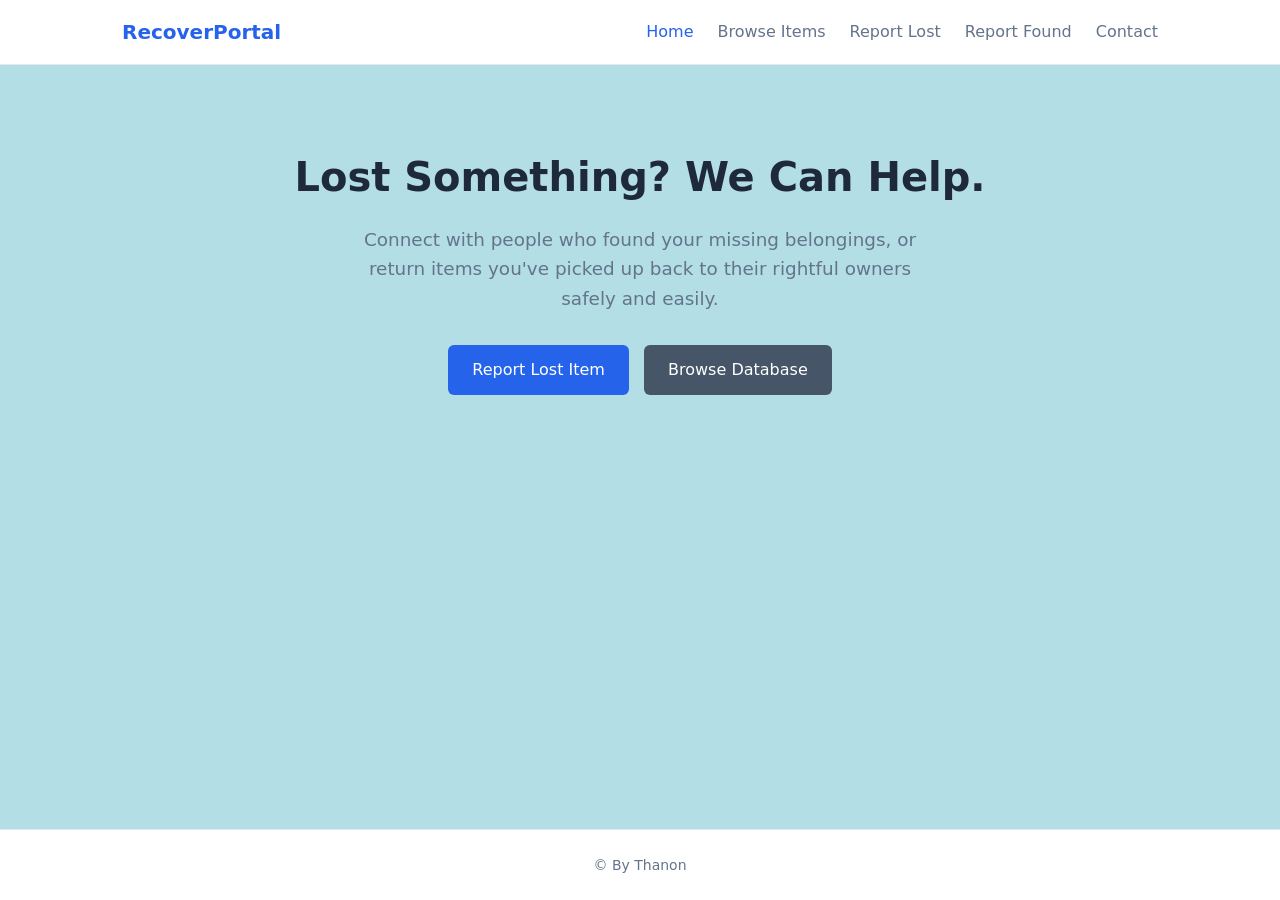
<file: index.html>
<!DOCTYPE html>
<html lang="en">
<head>
  <meta charset="UTF-8">
  <title>Lost & Found Portal - Home</title>
  <link rel="stylesheet" href="style.css">
</head>
<body>
  <header>
    <nav>
      <a href="index.html" class="logo">RecoverPortal</a>
      <ul class="nav-links">
        <li><a href="index.html" class="active">Home</a></li>
        <li><a href="browse.html">Browse Items</a></li>
        <li><a href="report-lost.html">Report Lost</a></li>
        <li><a href="report-found.html">Report Found</a></li>
        <li><a href="contact.html">Contact</a></li>
      </ul>
    </nav>
  </header>

  <main>
    <section class="hero">
      <h1>Lost Something? We Can Help.</h1>
      <p>Connect with people who found your missing belongings, or return items you've picked up back to their rightful owners safely and easily.</p>
      <div>
        <a href="report-lost.html" class="btn" style="margin-right: 10px;">Report Lost Item</a>
        <a href="browse.html" class="btn" style="background: #475569;">Browse Database</a>
      </div>
    </section>
  </main>

  <footer>
    <p>&copy; By Thanon</p>
  </footer>
</body>
</html>
</file>
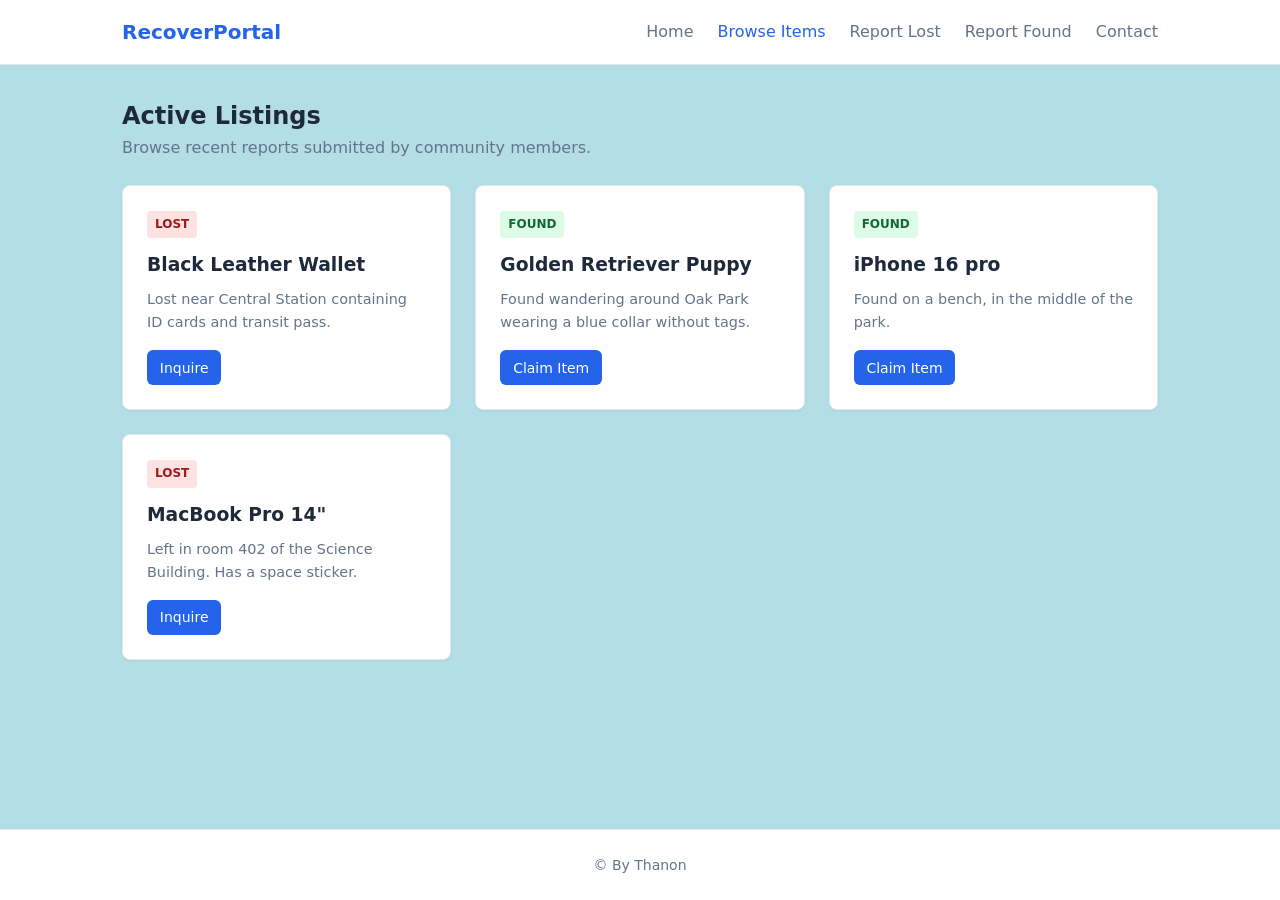
<file: browse.html>
<!DOCTYPE html>
<html lang="en">
<head>
  <meta charset="UTF-8">
  <title>Browse Items - Lost & Found Portal</title>
  <link rel="stylesheet" href="style.css">
</head>
<body>
  <header>
    <nav>
      <a href="index.html" class="logo">RecoverPortal</a>
      <ul class="nav-links">
        <li><a href="index.html">Home</a></li>
        <li><a href="browse.html" class="active">Browse Items</a></li>
        <li><a href="report-lost.html">Report Lost</a></li>
        <li><a href="report-found.html">Report Found</a></li>
        <li><a href="contact.html">Contact</a></li>
      </ul>
    </nav>
  </header>

  <main>
    <h2>Active Listings</h2>
    <p style="color: var(--text-muted); margin-bottom: 1.5rem;">Browse recent reports submitted by community members.</p>
    
    <div class="grid">
      <div class="card">
        <span class="badge lost">Lost</span>
        <h3>Black Leather Wallet</h3>
        <p style="color: var(--text-muted); font-size: 0.9rem; margin-bottom: 1rem;">Lost near Central Station containing ID cards and transit pass.</p>
        <a href="contact.html" class="btn" style="padding: 0.4rem 0.8rem; font-size: 0.875rem;">Inquire</a>
      </div>
      
      <div class="card">
        <span class="badge found">Found</span>
        <h3>Golden Retriever Puppy</h3>
        <p style="color: var(--text-muted); font-size: 0.9rem; margin-bottom: 1rem;">Found wandering around Oak Park wearing a blue collar without tags.</p>
        <a href="contact.html" class="btn" style="padding: 0.4rem 0.8rem; font-size: 0.875rem;">Claim Item</a>
      </div>

      <div class="card">
        <span class="badge found">Found</span>
        <h3>iPhone 16 pro</h3>
        <p style="color: var(--text-muted); font-size: 0.9rem; margin-bottom: 1rem;">Found on a bench, in the middle of the park.</p>
        <a href="contact.html" class="btn" style="padding: 0.4rem 0.8rem; font-size: 0.875rem;">Claim Item</a>
      </div>

      <div class="card">
        <span class="badge lost">Lost</span>
        <h3>MacBook Pro 14"</h3>
        <p style="color: var(--text-muted); font-size: 0.9rem; margin-bottom: 1rem;">Left in room 402 of the Science Building. Has a space sticker.</p>
        <a href="contact.html" class="btn" style="padding: 0.4rem 0.8rem; font-size: 0.875rem;">Inquire</a>
      </div>
    </div>
  </main>

  <footer>
    <p>&copy; By Thanon</p>
  </footer>
</body>
</html>
</file>
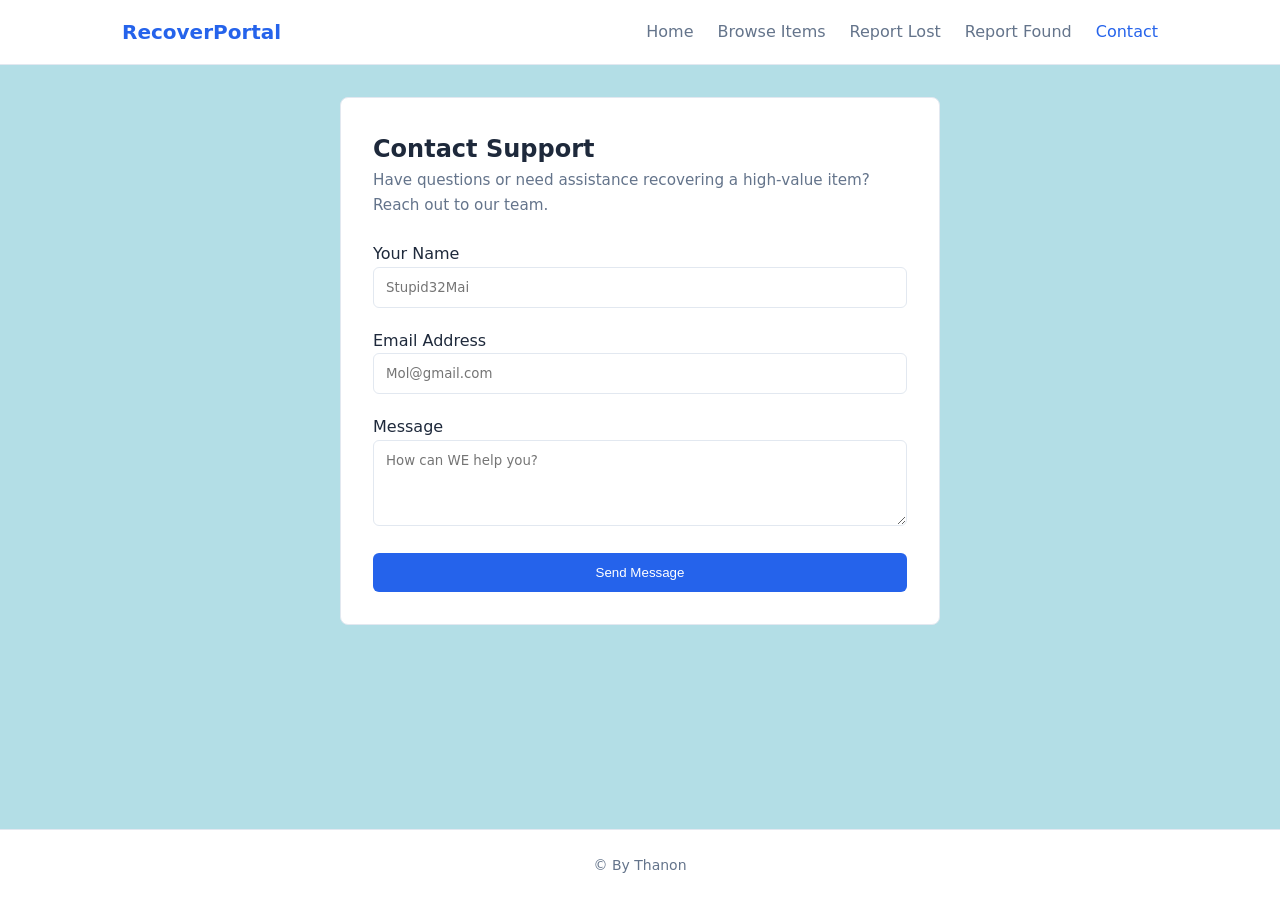
<file: contact.html>
<!DOCTYPE html>
<html lang="en">
<head>
  <meta charset="UTF-8">
  <title>Contact Us - Lost & Found Portal</title>
  <link rel="stylesheet" href="style.css">
</head>
<body>
  <header>
    <nav>
      <a href="index.html" class="logo">RecoverPortal</a>
      <ul class="nav-links">
        <li><a href="index.html">Home</a></li>
        <li><a href="browse.html">Browse Items</a></li>
        <li><a href="report-lost.html">Report Lost</a></li>
        <li><a href="report-found.html">Report Found</a></li>
        <li><a href="contact.html" class="active">Contact</a></li>
      </ul>
    </nav>
  </header>

  <main>
    <div style="max-width: 600px; margin: 0 auto; background: var(--white); padding: 2rem; border: 1px solid var(--border); border-radius: 0.5rem;">
      <h2>Contact Support</h2>
      <p style="color: var(--text-muted); margin-bottom: 1.5rem; font-size: 0.95rem;">Have questions or need assistance recovering a high-value item? Reach out to our team.</p>
      
      <form>
        <div class="form-group">
          <label for="name">Your Name</label>
          <input type="text" id="name" placeholder="Stupid32Mai" required>
        </div>

        <div class="form-group">
          <label for="email">Email Address</label>
          <input type="email" id="email" placeholder="Mol@gmail.com" required>
        </div>

        <div class="form-group">
          <label for="message">Message</label>
          <textarea id="message" rows="4" placeholder="How can WE help you?" required></textarea>
        </div>

        <button type="submit" class="btn" style="width: 100%;">Send Message</button>
      </form>
    </div>
  </main>

  <footer>
    <p>&copy; By Thanon</p>
  </footer>
</body>
</html>
</file>
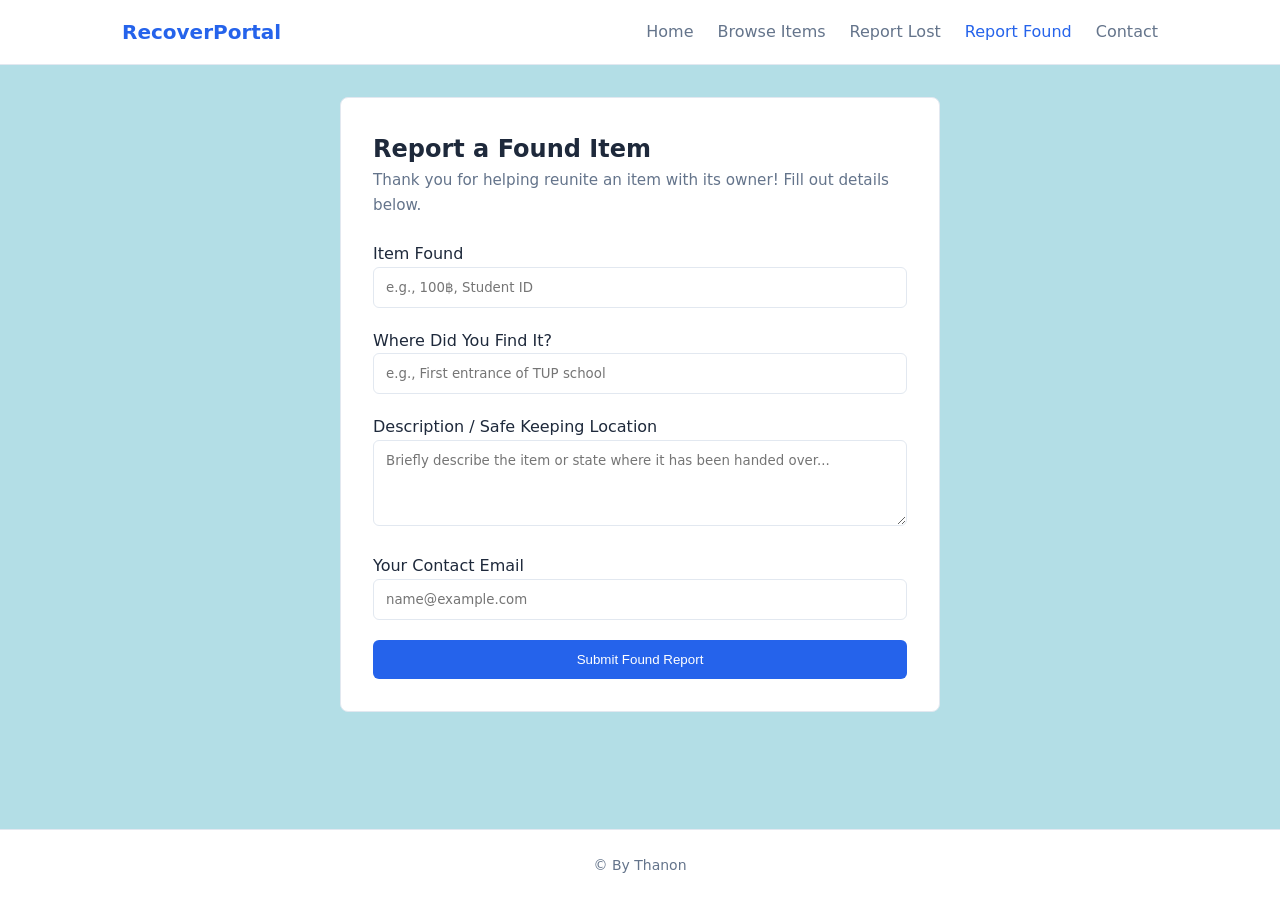
<file: Report-Found.html>
<!DOCTYPE html>
<html lang="en">
<head>
  <meta charset="UTF-8">
  <title>Report Found Item - Lost & Found Portal</title>
  <link rel="stylesheet" href="style.css">
</head>
<body>
  <header>
    <nav>
      <a href="index.html" class="logo">RecoverPortal</a>
      <ul class="nav-links">
        <li><a href="index.html">Home</a></li>
        <li><a href="browse.html">Browse Items</a></li>
        <li><a href="report-lost.html">Report Lost</a></li>
        <li><a href="report-found.html" class="active">Report Found</a></li>
        <li><a href="contact.html">Contact</a></li>
      </ul>
    </nav>
  </header>

  <main>
    <div style="max-width: 600px; margin: 0 auto; background: var(--white); padding: 2rem; border: 1px solid var(--border); border-radius: 0.5rem;">
      <h2>Report a Found Item</h2>
      <p style="color: var(--text-muted); margin-bottom: 1.5rem; font-size: 0.95rem;">Thank you for helping reunite an item with its owner! Fill out details below.</p>
      
      <form>
        <div class="form-group">
          <label for="found-name">Item Found</label>
          <input type="text" id="found-name" placeholder="e.g., 100฿, Student ID" required>
        </div>
        
        <div class="form-group">
          <label for="found-location">Where Did You Find It?</label>
          <input type="text" id="found-location" placeholder="e.g., First entrance of TUP school" required>
        </div>

        <div class="form-group">
          <label for="found-desc">Description / Safe Keeping Location</label>
          <textarea id="found-desc" rows="4" placeholder="Briefly describe the item or state where it has been handed over..." required></textarea>
        </div>

        <div class="form-group">
          <label for="finder-email">Your Contact Email</label>
          <input type="email" id="finder-email" placeholder="name@example.com" required>
        </div>

        <button type="submit" class="btn" style="width: 100%;">Submit Found Report</button>
      </form>
    </div>
  </main>

  <footer>
    <p>&copy; By Thanon</p>
  </footer>
</body>
</html>
</file>
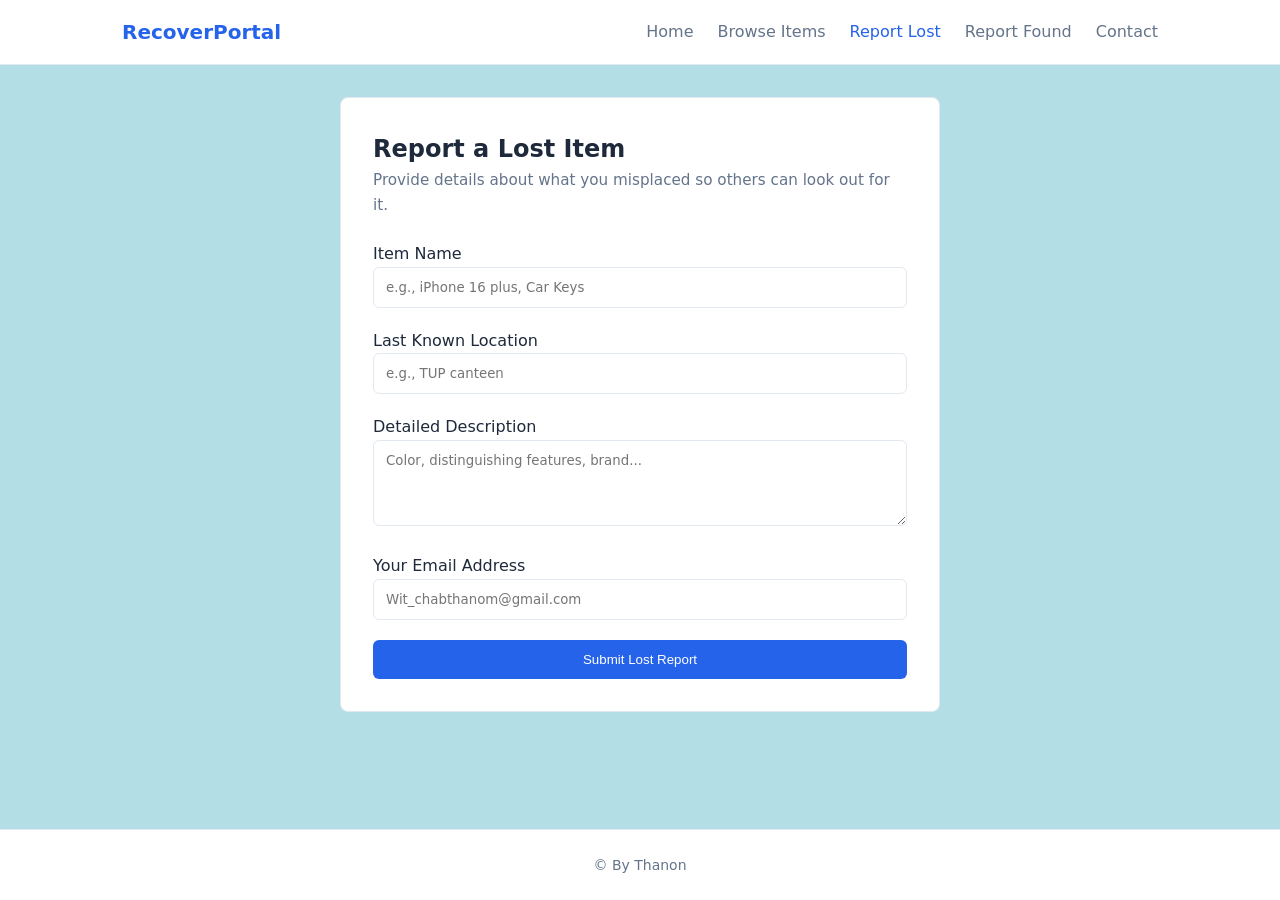
<file: Report-Lost.html>
<!DOCTYPE html>
<html lang="en">
<head>
  <meta charset="UTF-8">
  <title>Report Lost Item - Lost & Found Portal</title>
  <link rel="stylesheet" href="style.css">
</head>
<body>
  <header>
    <nav>
      <a href="index.html" class="logo">RecoverPortal</a>
      <ul class="nav-links">
        <li><a href="index.html">Home</a></li>
        <li><a href="browse.html">Browse Items</a></li>
        <li><a href="report-lost.html" class="active">Report Lost</a></li>
        <li><a href="report-found.html">Report Found</a></li>
        <li><a href="contact.html">Contact</a></li>
      </ul>
    </nav>
  </header>

  <main>
    <div style="max-width: 600px; margin: 0 auto; background: var(--white); padding: 2rem; border: 1px solid var(--border); border-radius: 0.5rem;">
      <h2>Report a Lost Item</h2>
      <p style="color: var(--text-muted); margin-bottom: 1.5rem; font-size: 0.95rem;">Provide details about what you misplaced so others can look out for it.</p>
      
      <!-- Pure HTML structural form (action can be linked downstream) -->
      <form>
        <div class="form-group">
          <label for="item-name">Item Name</label>
          <input type="text" id="item-name" placeholder="e.g., iPhone 16 plus, Car Keys" required>
        </div>
        
        <div class="form-group">
          <label for="location">Last Known Location</label>
          <input type="text" id="location" placeholder="e.g., TUP canteen" required>
        </div>

        <div class="form-group">
          <label for="description">Detailed Description</label>
          <textarea id="description" rows="4" placeholder="Color, distinguishing features, brand..." required></textarea>
        </div>

        <div class="form-group">
          <label for="contact-email">Your Email Address</label>
          <input type="email" id="contact-email" placeholder="Wit_chabthanom@gmail.com" required>
        </div>

        <button type="submit" class="btn" style="width: 100%;">Submit Lost Report</button>
      </form>
    </div>
  </main>

  <footer>
    <p>&copy;  By Thanon</p>
  </footer>
</body>
</html>
</file>
<file: style.css>
:root {
  --primary: #2563eb;
  --primary-dark: #1d4ed8;
  --bg-color: #b3dee6;
  --text-main: #1e293b;
  --text-muted: #64748b;
  --white: #ffffff;
  --border: #e2e8f0;
}

* {
  box-sizing: border-box;
  margin: 0;
  padding: 0;
}

body {
  font-family: system-ui, -apple-system, BlinkMacSystemFont, "Segoe UI", Roboto, sans-serif;
  background-color: var(--bg-color);
  color: var(--text-main);
  line-height: 1.6;
  display: flex;
  flex-direction: column;
  min-height: 100vh;
}

/* Header & Navigation */
header {
  background: var(--white);
  border-bottom: 1px solid var(--border);
  position: sticky;
  top: 0;
  z-index: 100;
}

nav {
  max-width: 1100px;
  margin: 0 auto;
  display: flex;
  justify-content: space-between;
  align-items: center;
  padding: 1rem 2rem;
}

.logo {
  font-weight: 700;
  font-size: 1.25rem;
  color: var(--primary);
  text-decoration: none;
}

.nav-links {
  list-style: none;
  display: flex;
  gap: 1.5rem;
}

.nav-links a {
  text-decoration: none;
  color: var(--text-muted);
  font-weight: 500;
  transition: color 0.2s;
}

.nav-links a:hover,
.nav-links a.active {
  color: var(--primary);
}

/* Main Container Layout */
main {
  flex: 1;
  max-width: 1100px;
  width: 100%;
  margin: 2rem auto;
  padding: 0 2rem;
}

.hero {
  text-align: center;
  padding: 3rem 1rem;
}

.hero h1 {
  font-size: 2.5rem;
  margin-bottom: 1rem;
  color: var(--text-main);
}

.hero p {
  color: var(--text-muted);
  font-size: 1.15rem;
  max-width: 600px;
  margin: 0 auto 2rem auto;
}

/* Buttons & Forms */
.btn {
  display: inline-block;
  background: var(--primary);
  color: var(--white);
  padding: 0.75rem 1.5rem;
  border-radius: 0.375rem;
  text-decoration: none;
  font-weight: 500;
  border: none;
  cursor: pointer;
  transition: background 0.2s;
}

.btn:hover {
  background: var(--primary-dark);
}

.form-group {
  margin-bottom: 1.25rem;
}

.form-group label {
  display: block;
  font-weight: 500;
  margin-bottom: 0.5srem;
}

input, textarea, select {
  width: 100%;
  padding: 0.75rem;
  border: 1px solid var(--border);
  border-radius: 0.375rem;
  font-family: inherit;
  background: var(--white);
}

input:focus, textarea:focus, select:focus {
  outline: 2px solid var(--primary);
  border-color: transparent;
}

/* Cards Grid Layout */
.grid {
  display: grid;
  grid-template-columns: repeat(auto-fit, minmax(300px, 1fr));
  gap: 1.5rem;
  margin-top: 1.5rem;
}

.card {
  background: var(--white);
  border: 1px solid var(--border);
  border-radius: 0.5rem;
  padding: 1.5rem;
  box-shadow: 0 1px 3px rgba(0,0,0,0.05);
}

.card h3 {
  margin-bottom: 0.5rem;
}

.badge {
  display: inline-block;
  padding: 0.25rem 0.5rem;
  font-size: 0.75rem;
  font-weight: 600;
  border-radius: 0.25rem;
  margin-bottom: 0.75rem;
  text-transform: uppercase;
}

.badge.lost { background: #fee2e2; color: #991b1b; }
.badge.found { background: #dcfce7; color: #166534; }

/* Footer */
footer {
  text-align: center;
  padding: 1.5rem;
  background: var(--white);
  border-top: 1px solid var(--border);
  color: var(--text-muted);
  font-size: 0.875rem;
}
</file>
